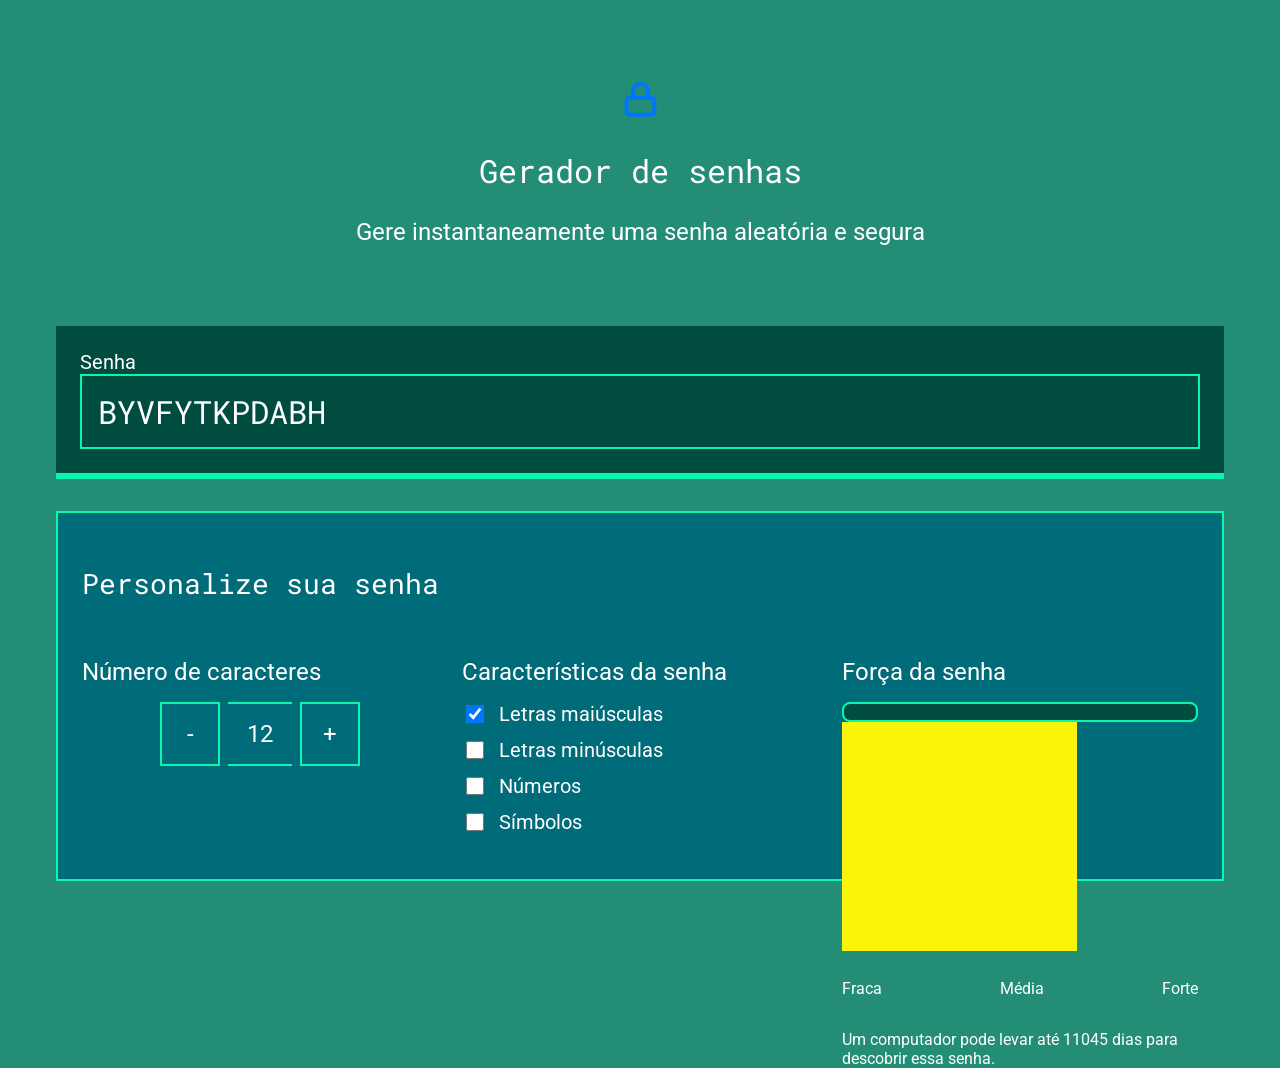
<file: index.html>
<!DOCTYPE html>
<html lang="pt-br">

<head>
    <meta charset="UTF-8">
    <meta name="viewport" content="width=device-width, initial-scale=1.0">
    <title>Gerador de senha</title>
    <link rel="stylesheet" href="style.css">
</head>

<body>
    <section class="conteudo">
        <div class="conteudo-titulo">
            <img src="unlock.svg" alt="cadeado fechado">
            <h2 class="titulo-principal">Gerador de senhas</h2>
            <h3 class="titulo-secundario">Gere instantaneamente uma senha aleatória e segura</h3>
        </div>
        <div class="conteudo-senha">
            <label for="senha">Senha</label>
            <input name="senha" type="text" id="campo-senha" readonly>
        </div>
        <div class="parametro">
            <h3 class="parametro-titulo">Personalize sua senha</h3>
            <div class="parametro-coluna__senha">
                <div class="parametro-senha">
                    <h4 class="parametro-senha__titulo">Número de caracteres</h4>
                    <div class="parametro-senha-botoes">
                        <button class="parametro-senha__botao">-</button>
                        <p class="parametro-senha__texto">12</p>
                        <button class="parametro-senha__botao">+</button>
                    </div>
                </div>               
                <div class="parametro-senha">
                    <h4 class="parametro-senha__titulo">Características da senha</h4>
                    <div class="parametro-senha-checkbox">
                        <input name="maiusculo" type="checkbox" class="checkbox" checked>
                        <label for="maiusculo">Letras maiúsculas</label>
                    </div>
                    <div class="parametro-senha-checkbox">
                        <input name="minusculo" type="checkbox" class="checkbox">
                        <label for="minusculo">Letras minúsculas</label>
                    </div>
                    <div class="parametro-senha-checkbox">
                        <input name="numero" type="checkbox" class="checkbox">
                        <label for="numero">Números</label>
                    </div>
                    <div class="parametro-senha-checkbox">
                        <input name="simbolo" type="checkbox" class="checkbox">
                        <label for="simbolo">Símbolos</label>
                    </div>
                </div>
                <div class="parametro-senha">
                    <h4 class="parametro-senha__titulo">Força da senha</h4>
                    <div class="barra"></div>
                    <div class="forca fraca"></div>
                    <div class="parametro-senha-textos">
                        <p>Fraca</p>
                        <p>Média</p>
                        <p>Forte</p>
                    </div>
                    <p class="entropia"></p>
                </div>
            </div>
        </div>
    </section>
    <script src="main.js"></script>
</body> 
</html>
</file>
<file: style.css>
@import url('https://fonts.googleapis.com/css2?family=Roboto&family=Roboto+Mono&display=swap');

:root {
    --branco: white;
    --cor-de-fundo: #248d76;
    --fundo-senha: #004d40;
    --fundo-texto: #006c7a;
    --borda: #0cf5af;
    --roboto: 'Roboto', sans-serif;
    --roboto-mono: 'Roboto Mono', monospace;
}

* {
    box-sizing: border-box;
    font-weight: 400;
}

body {
    color: var(--branco);
    background-color: var(--cor-de-fundo);
    font-family: var(--roboto);
    margin: 0;
}

button {
    font-family: inherit;
}

.titulo-principal {
    font-family: var(--roboto-mono);
    font-size: 32px;
}

.titulo-secundario {
    font-size: 24px;
}

.conteudo-titulo {
    text-align: center;
    margin-top: 80px;
}

.conteudo-senha {
    margin-top: 80px;
    background: var(--fundo-senha);
    padding: 24px;
    border-bottom: 6px solid var(--borda);
}

.senha-campo {
    display: flex;
    gap: 16px;
    align-items: center;
    flex-wrap: wrap;
}

#campo-senha {
    background-color: var(--fundo-senha);
    border: 2px solid var(--borda);
    color: var(--branco);
    font-family: var(--roboto-mono);
    font-size: 32px;
    width: 100%;
    padding: 14px 16px;
}

#campo-senha:focus {
    outline: none;
}

#copiar-senha {
    border: 2px solid var(--borda);
    background-color: var(--fundo-texto);
    color: var(--branco);
    padding: 14px 20px;
    cursor: pointer;
}

.conteudo {
    max-width: 1200px;
    margin: 0 auto;
    padding: 0 16px 80px;
}

.parametro {
    background-color: var(--fundo-texto);
    border: 2px solid var(--borda);
    margin-top: 32px;
    padding: 24px;
}

.parametro-titulo {
    font-family: var(--roboto-mono);
    font-size: 28px;
    margin-bottom: 24px;
}

.parametro-senha__titulo {
    font-size: 24px;
    margin-bottom: 16px;
}

.parametro-coluna__senha {
    display: flex;
    flex-direction: column;
    justify-content: center;
    gap: 24px;
}

.parametro-senha {
    width: 100%;
}

.parametro-senha-botoes {
    display: flex;
    justify-content: center;
    gap: 8px;
    flex-wrap: wrap;
}

.parametro-senha__botao {
    background-color: var(--fundo-texto);
    color: var(--branco);
    border: 2px solid var(--borda);
    padding: 14px 18px;
    font-size: 24px;
    cursor: pointer;
    min-width: 60px;
}

.parametro-senha__texto {
    padding: 16px;
    border-top: 2px solid var(--borda);
    border-bottom: 2px solid var(--borda);
    margin: 0;
    font-size: 24px;
    display: flex;
    align-items: center;
    justify-content: center;
    min-width: 64px;
}

.parametro-senha-checkbox {
    display: flex;
    align-items: center;
    gap: 12px;
    margin-bottom: 12px;
}

.checkbox {
    width: 18px;
    height: 18px;
}

label {
    font-size: 20px;
}

.barra {
    background-color: var(--fundo-senha);
    height: 20px;
    width: 100%;
    border: 2px solid var(--borda);
    border-radius: 8px;
    overflow: hidden;
}

.forca {
    height: 100%;
    transition: width 0.3s ease;
}

.forca.fraca {
    width: 33%;
    background-color: #E71B32;
}

.forca.media {
    width: 66%;
    background-color: #FAF408;
}

.forca.forte {
    width: 100%;
    background-color: #00FF85;
}

.parametro-senha-textos {
    display: flex;
    justify-content: space-between;
    margin-top: 12px;
}

.acao-gerar {
    margin-top: 24px;
    display: flex;
    justify-content: center;
}

#gerar-senha {
    border: 2px solid var(--borda);
    background-color: var(--fundo-senha);
    color: var(--branco);
    padding: 18px 28px;
    font-size: 20px;
    cursor: pointer;
}

@media screen and (min-width: 768px) {
    .parametro-coluna__senha {
        flex-direction: row;
        gap: 24px;
    }

    .parametro-senha {
        width: calc(33.333% - 16px);
    }
}
</file>
